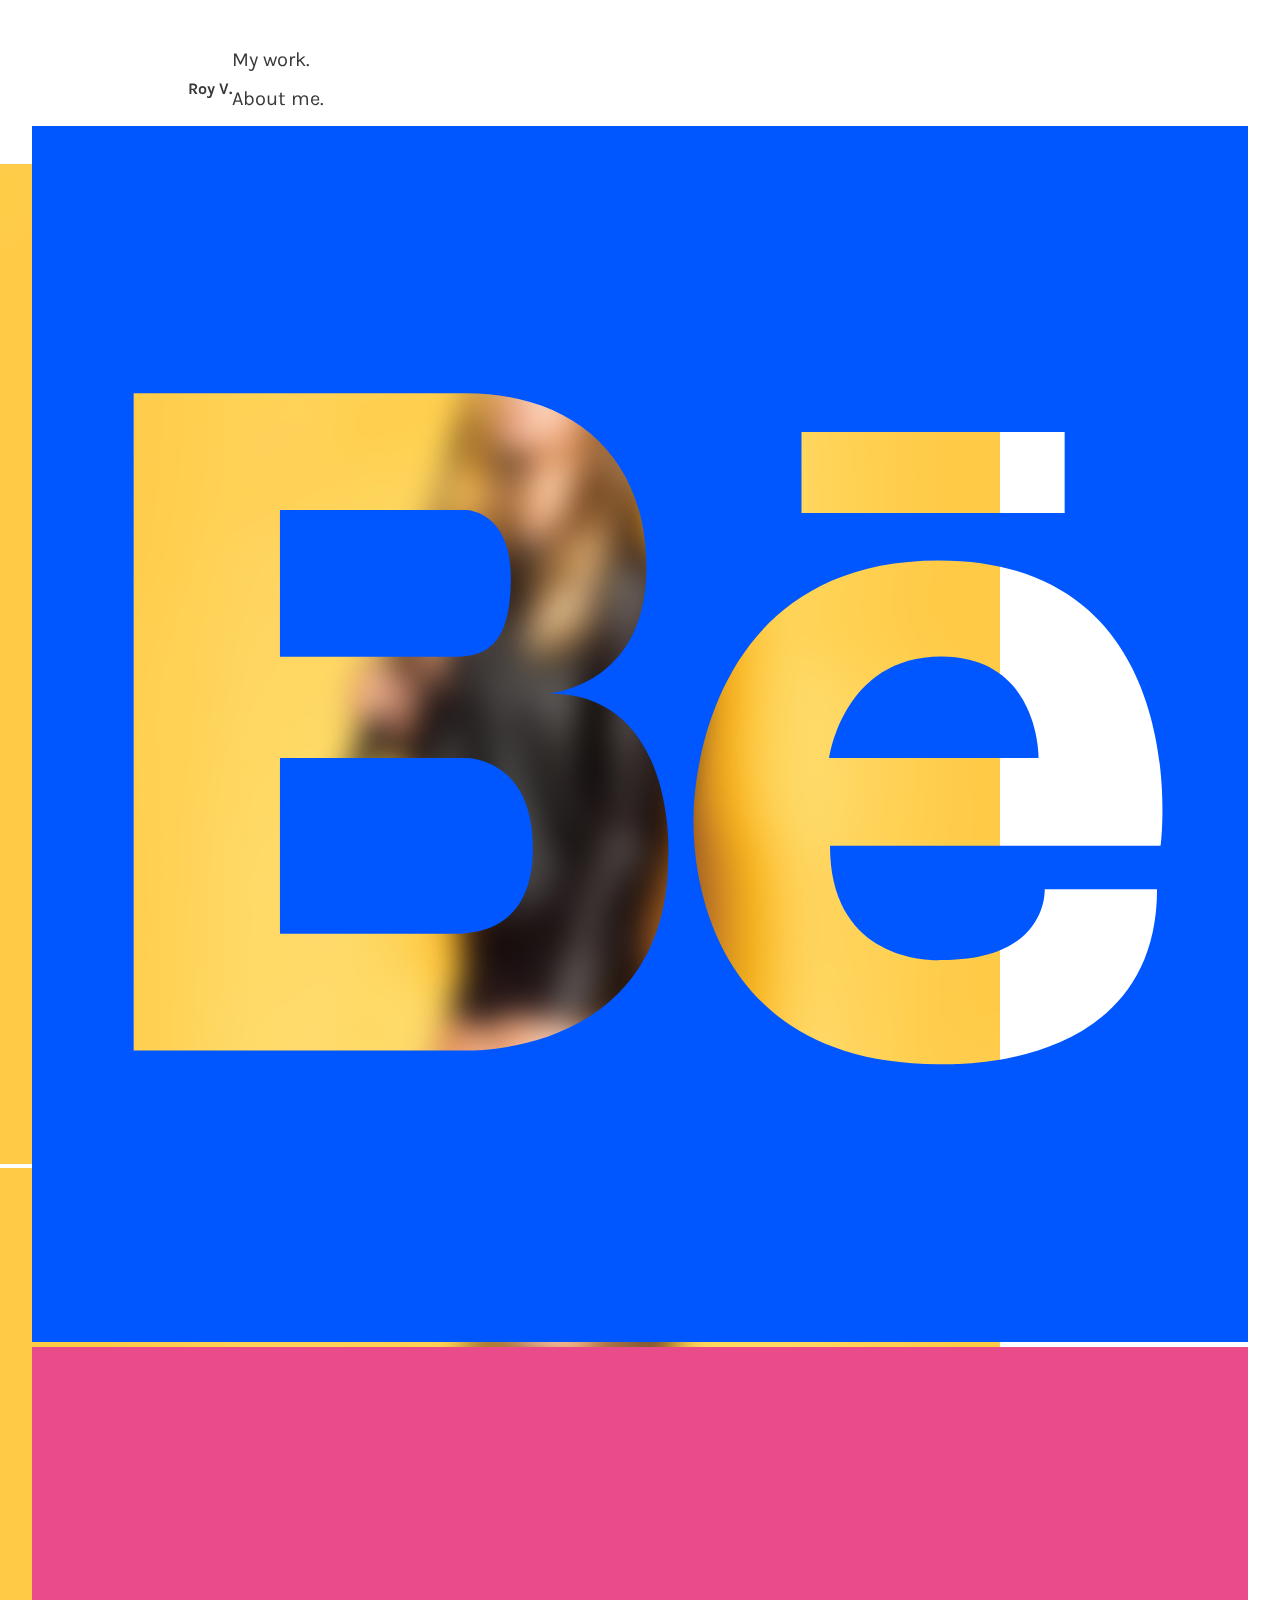
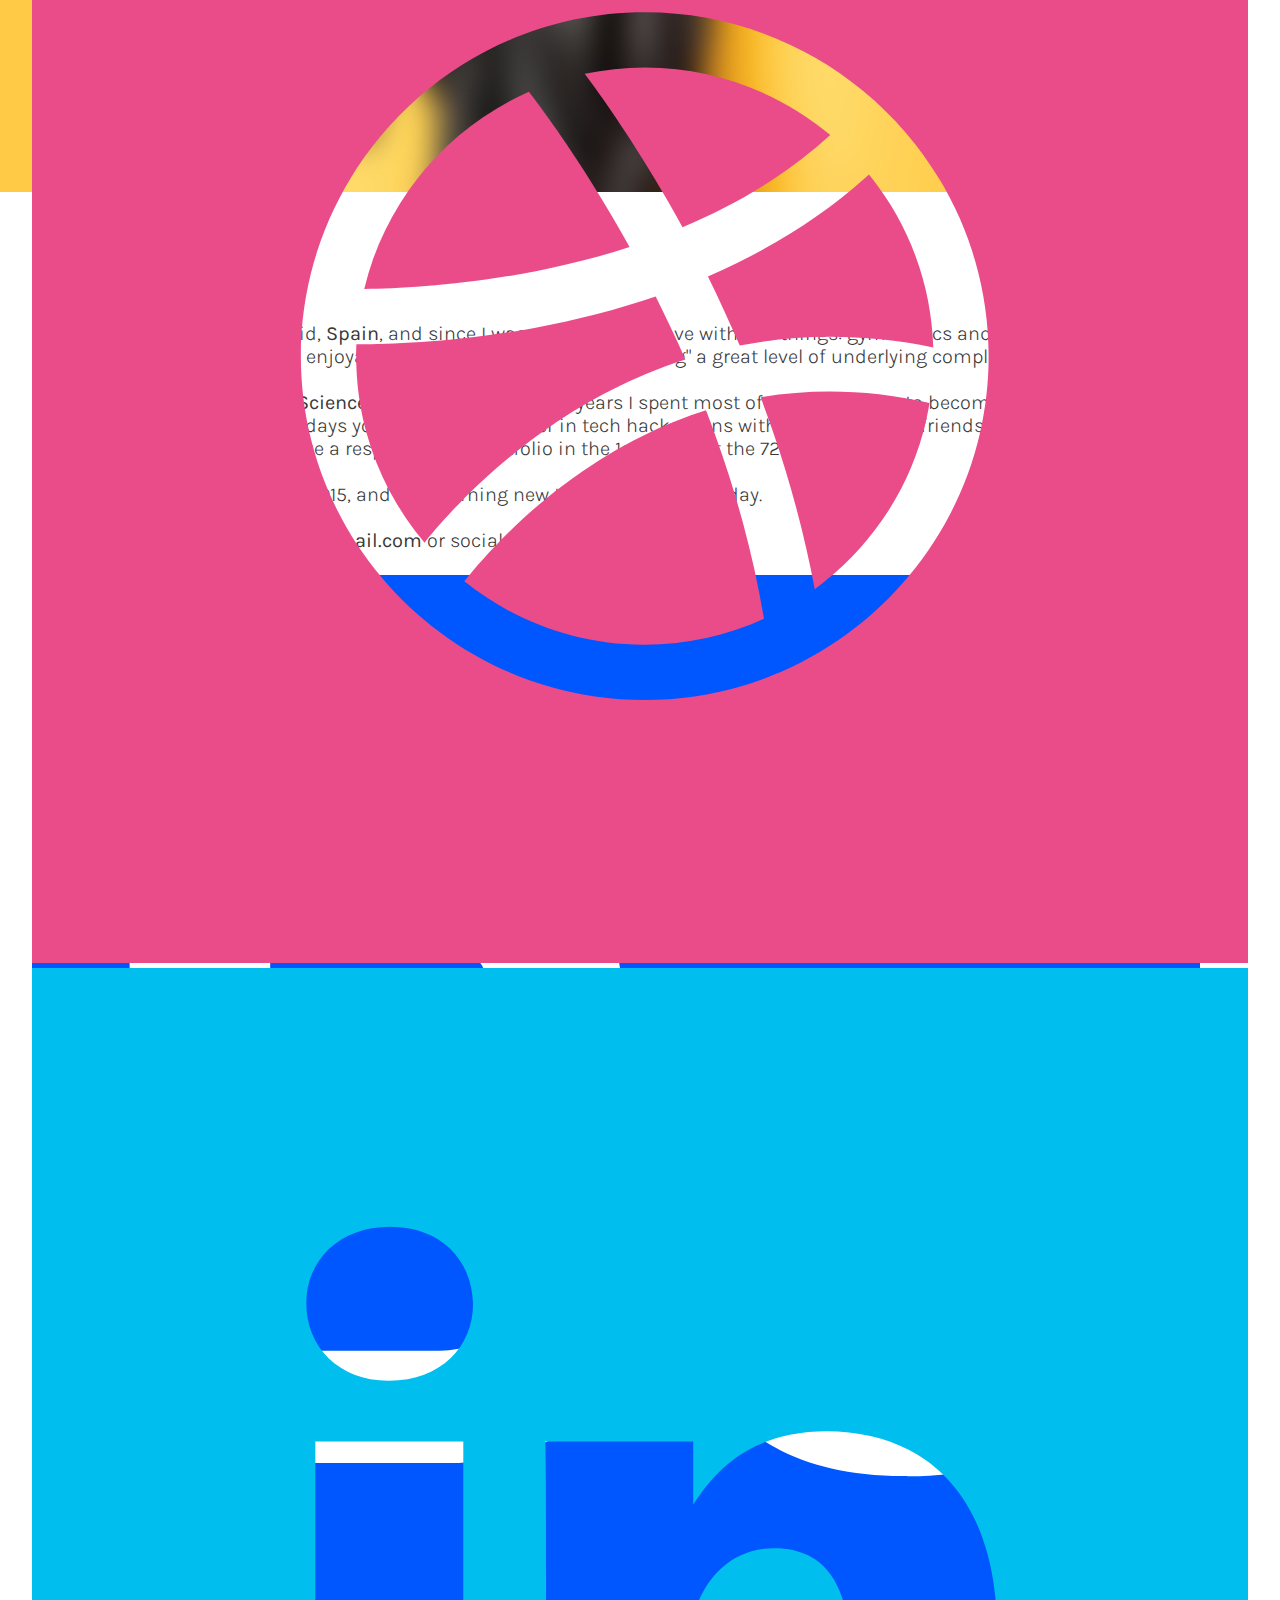
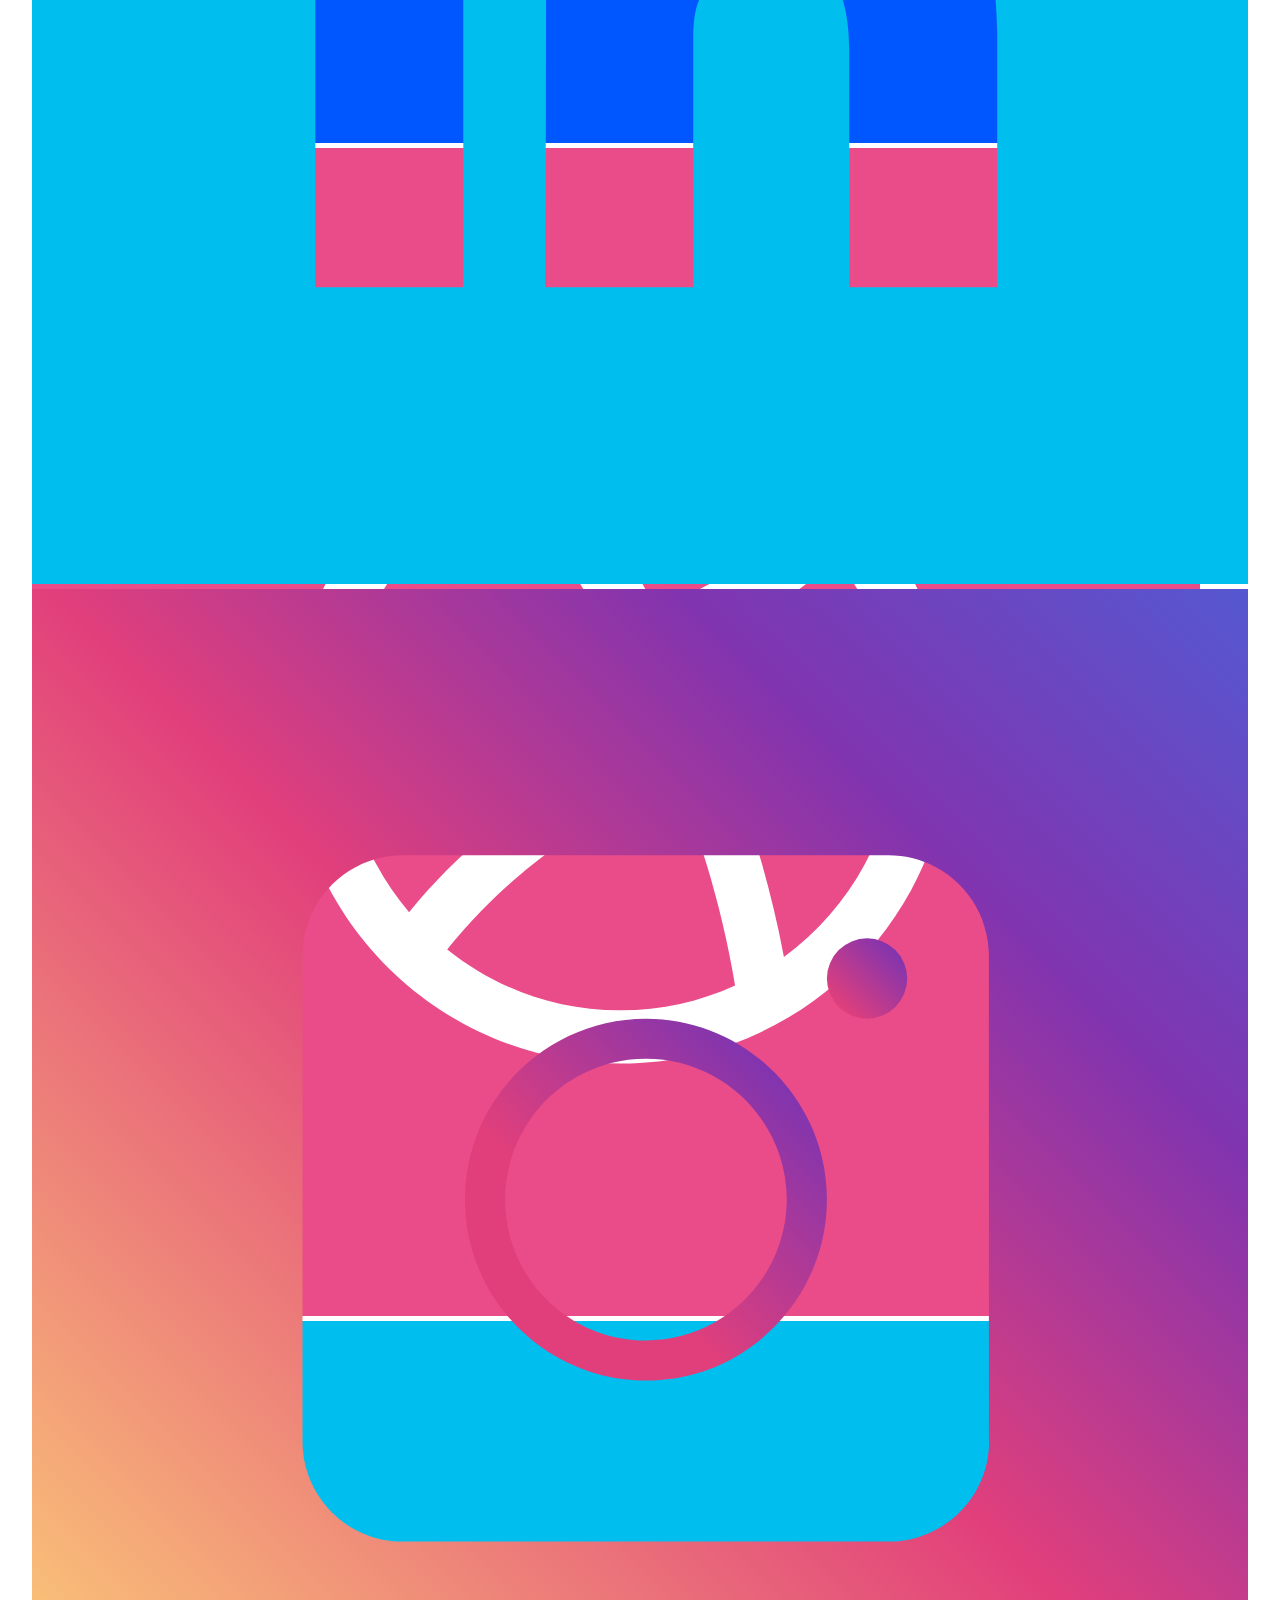
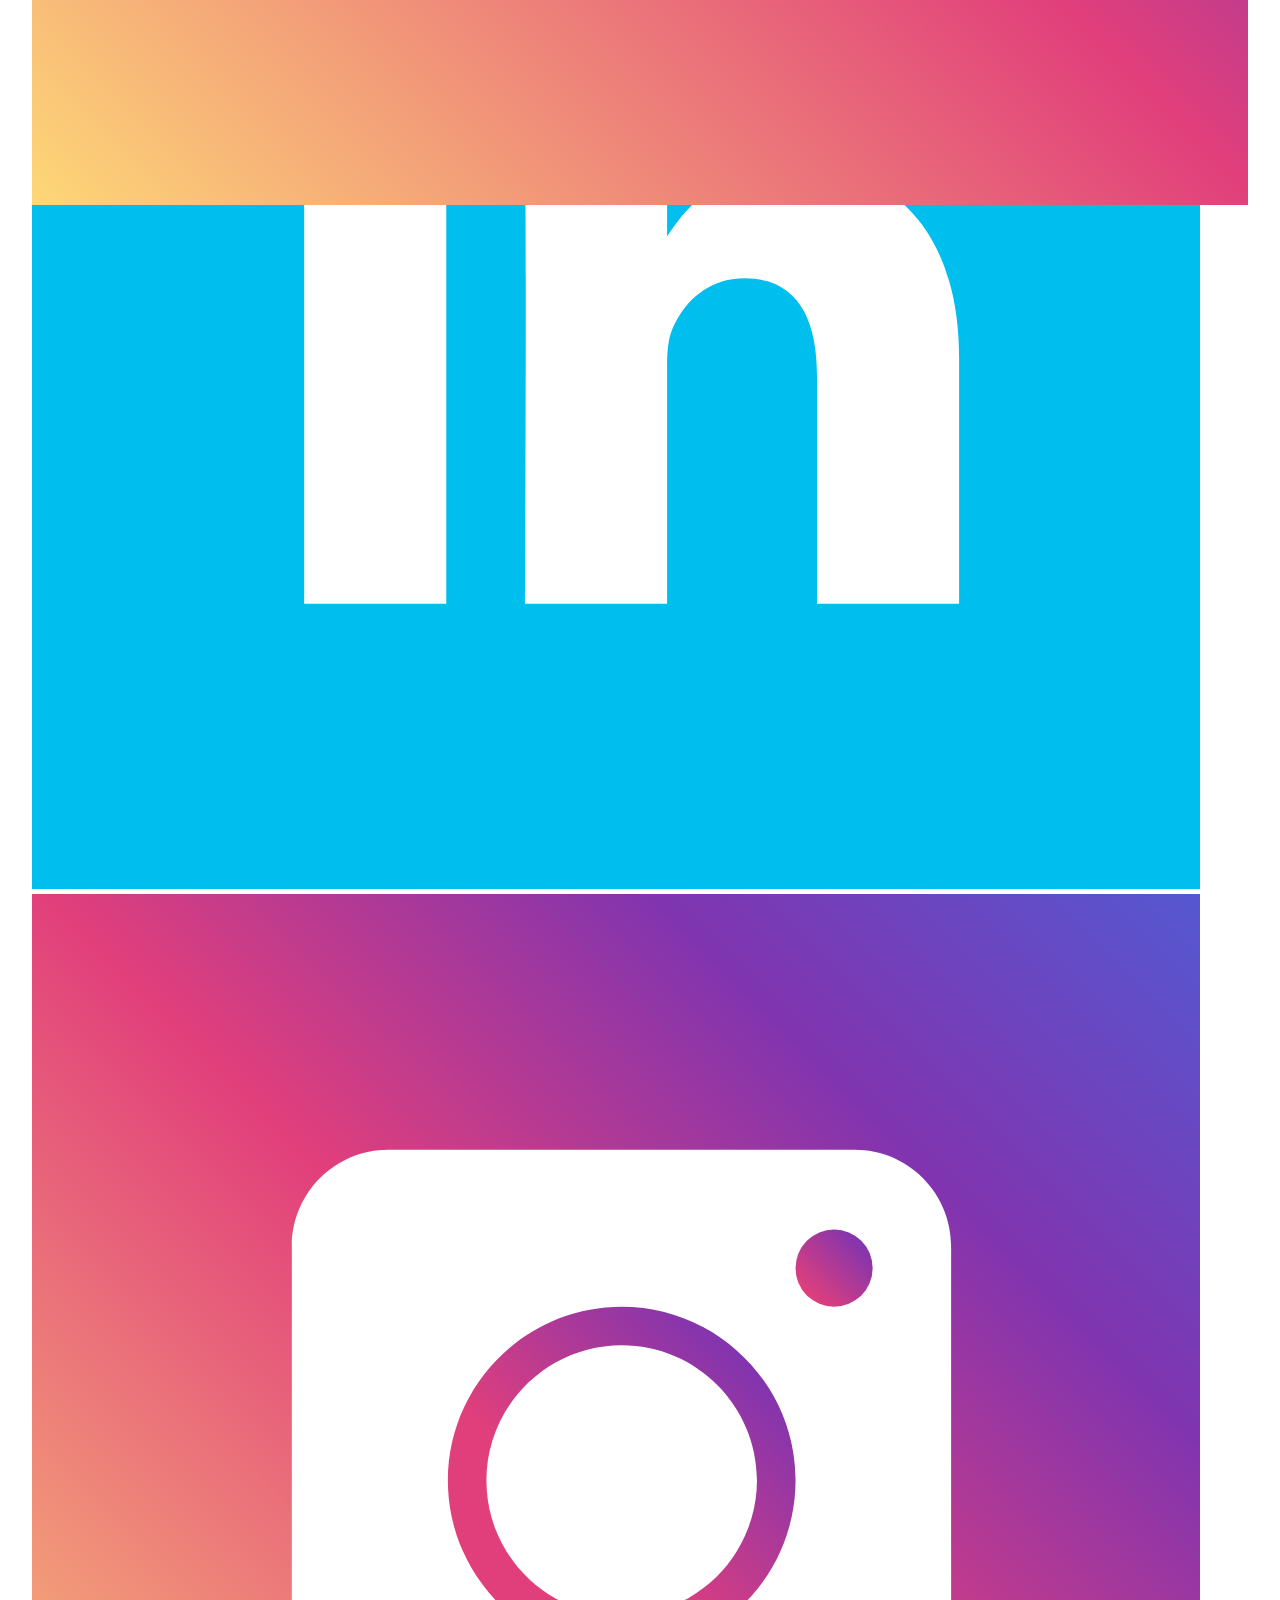
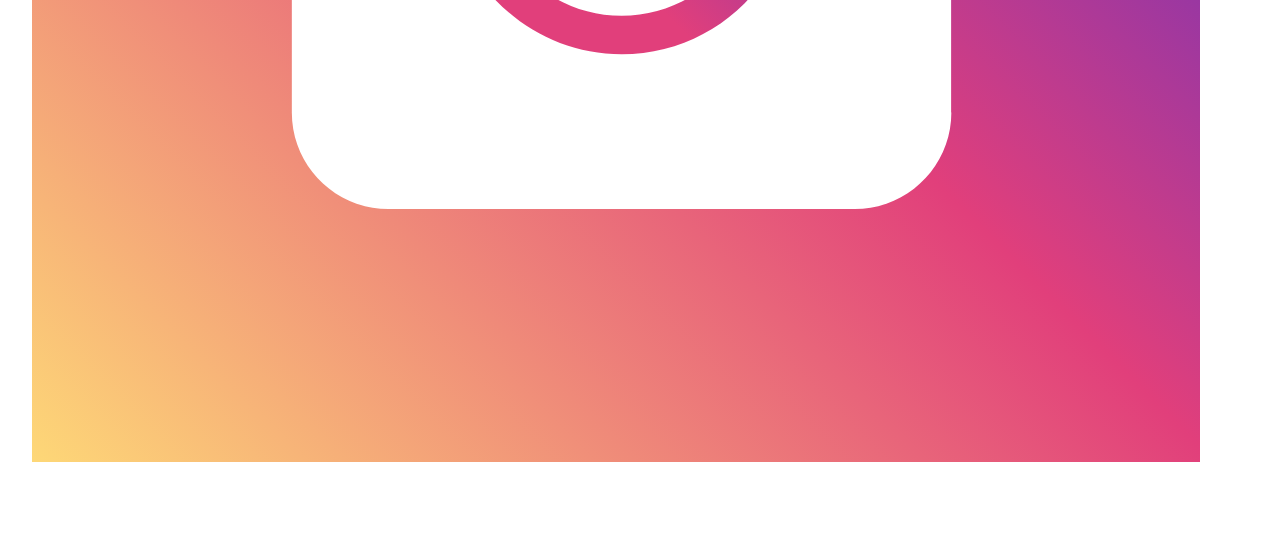
<file: aboutme.html>
<!DOCTYPE html>

<link rel="stylesheet" type="text/css"  href="css/style.css">
<link rel="preconnect" href="https://fonts.googleapis.com">
<link rel="preconnect" href="https://fonts.gstatic.com" crossorigin>
<link href="https://fonts.googleapis.com/css2?family=Karla:ital,wght@0,200;0,300;0,400;0,500;0,600;0,700;0,800;1,200;1,300;1,400;1,500;1,600;1,700;1,800&display=swap" rel="stylesheet">

<html>
    <head>
        <title>Roy - UX Portfolio</title>
            <nav aria-label="Navigation bar" class="navbar">
                <div class="navbar-container">
                    <div class="logo">
                        <p class="logo-item"><strong style="float: right">Roy V.</strong></p>
                        <p class="logo-item"><span style="float: left"> | UX & Visual Designer<span class="invisible">.</span></span></p>
                    </div>
                    <div class="nav-items">
                        <p class="nav-item-container"><a class="nav-btn" href="index.html">My work<span class="invisible">.</span></a></p>
                        <p class="nav-item-container"><a class="nav-btn active-yellow" href="aboutme.html">About me<span class="invisible">.</span></a></p>
                        <a href="https://www.behance.net/royv-ux" target="_blank"><img alt="My Behance" class="smicon-nav" src="img/smedia/behance.svg"></a>
                        <a href="https://dribbble.com/royv-ux" target="_blank"><img alt="My Dribbble" class="smicon-nav" src="img/smedia/dribbble.svg"></a>
                        <a href="https://www.linkedin.com/in/rodrigo-vegas/" target="_blank"><img alt="My Linkedin"  class="smicon-nav" src="img/smedia/linkedin.svg" ></a>
                        <a href="https://www.instagram.com/roysugoi/" target="_blank"><img alt="My Instagram"  alt="My Instagram" class="smicon-nav" src="img/smedia/instagram.svg"></a>
                    </div>
                </div>
            </nav>
        </div>
    </head>
    <body id="start">
        <main>
            <section class="aboutme">
                <div class="aboutme-container">
                    <div class="aboutme-photo-container">
                        <img class="aboutme-photo-xl" aria-label="This is a photo of me. I am skinny, white as milk, and with very dark hair." src="img/aboutme/aboutme-xl.jpg">
                        <img class="aboutme-photo-m" aria-label="This is a photo of me. I am skinny, white as milk, and with very dark hair." src="img/aboutme/aboutme-m.jpg">
                    </div>
                    <div class="aboutme-text">
                        <div class="aboutmetitle">
                            <div class="ribbon-yellow"></div>
                            <h1><strong>About me<span class="invisible">.</span></strong></h1>
                            <h2>Hi! I'm <strong>Roy</strong>. I was born in Madrid, <strong>Spain</strong>, and since I was a kid, I was in love with two things: gymnastics and technology. Mainly, because of how effortless and enjoyable they seemed to be, while "hiding" a great level of underlying complexity.<br><br>

                                I finished my degree in <strong>Sport Sciences</strong> in 2014, and for a few years I spent most of my time trying to become the best athlete I could be, which was fun. Nowadays you can find me either in tech hackathons with one of my best friends, hanging out with my practice group, or trying to make a responsive UX portfolio in the 1st try... or at the 726th one.<br><br>                            
                                All in all, I started designing in 2015, and still learning new things every single day. <!--<strong>I’m active-pinkly looking for an internship or entry-level UX job</strong> in order to keep growing.--><br><br>

                                You can contact me on <strong><span class="ltrText">roy<!-- abc@def -->v.ux<!-- abc@def -->@gma<!-- abc@def -->il.com</span></strong> or social media:<br><br>
                                <a href="https://www.behance.net/royv-ux" target="_blank"><img alt="My Behance" class="smicon" src="img/smedia/behance.svg"></a>
                                <a href="https://dribbble.com/royv-ux" target="_blank"><img alt="My Dribbble" class="smicon" src="img/smedia/dribbble.svg"></a>
                                <a href="https://www.linkedin.com/in/rodrigo-vegas/" target="_blank"><img alt="My Linkedin"  class="smicon" src="img/smedia/linkedin.svg" ></a>
                                <a href="https://www.instagram.com/roysugoi/" target="_blank"><img alt="My Instagram"  alt="My Instagram" class="smicon" src="img/smedia/instagram.svg"></a>
                                
                            </h2>
                        </div>
                    </div>
                </div>
            </section>
        </main>
    </body>
    <footer>
    </footer>
</html>
</file>
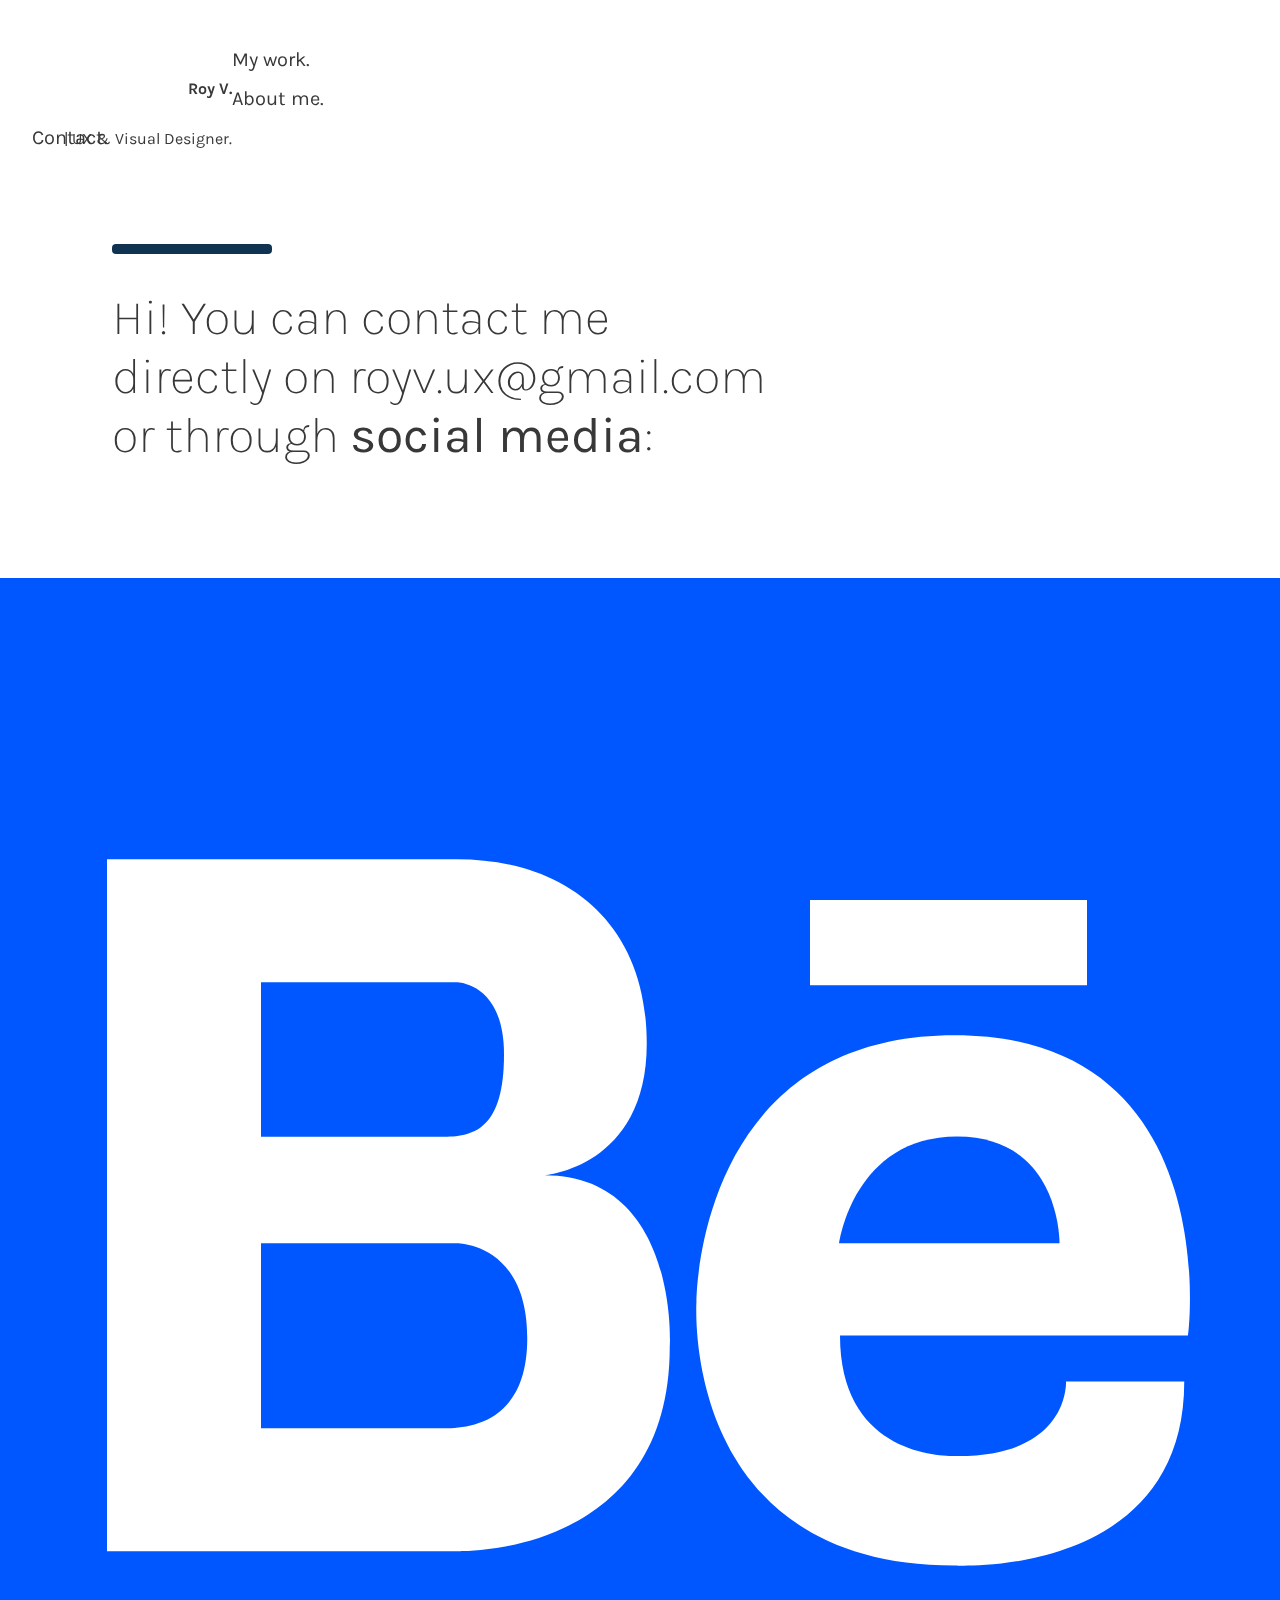
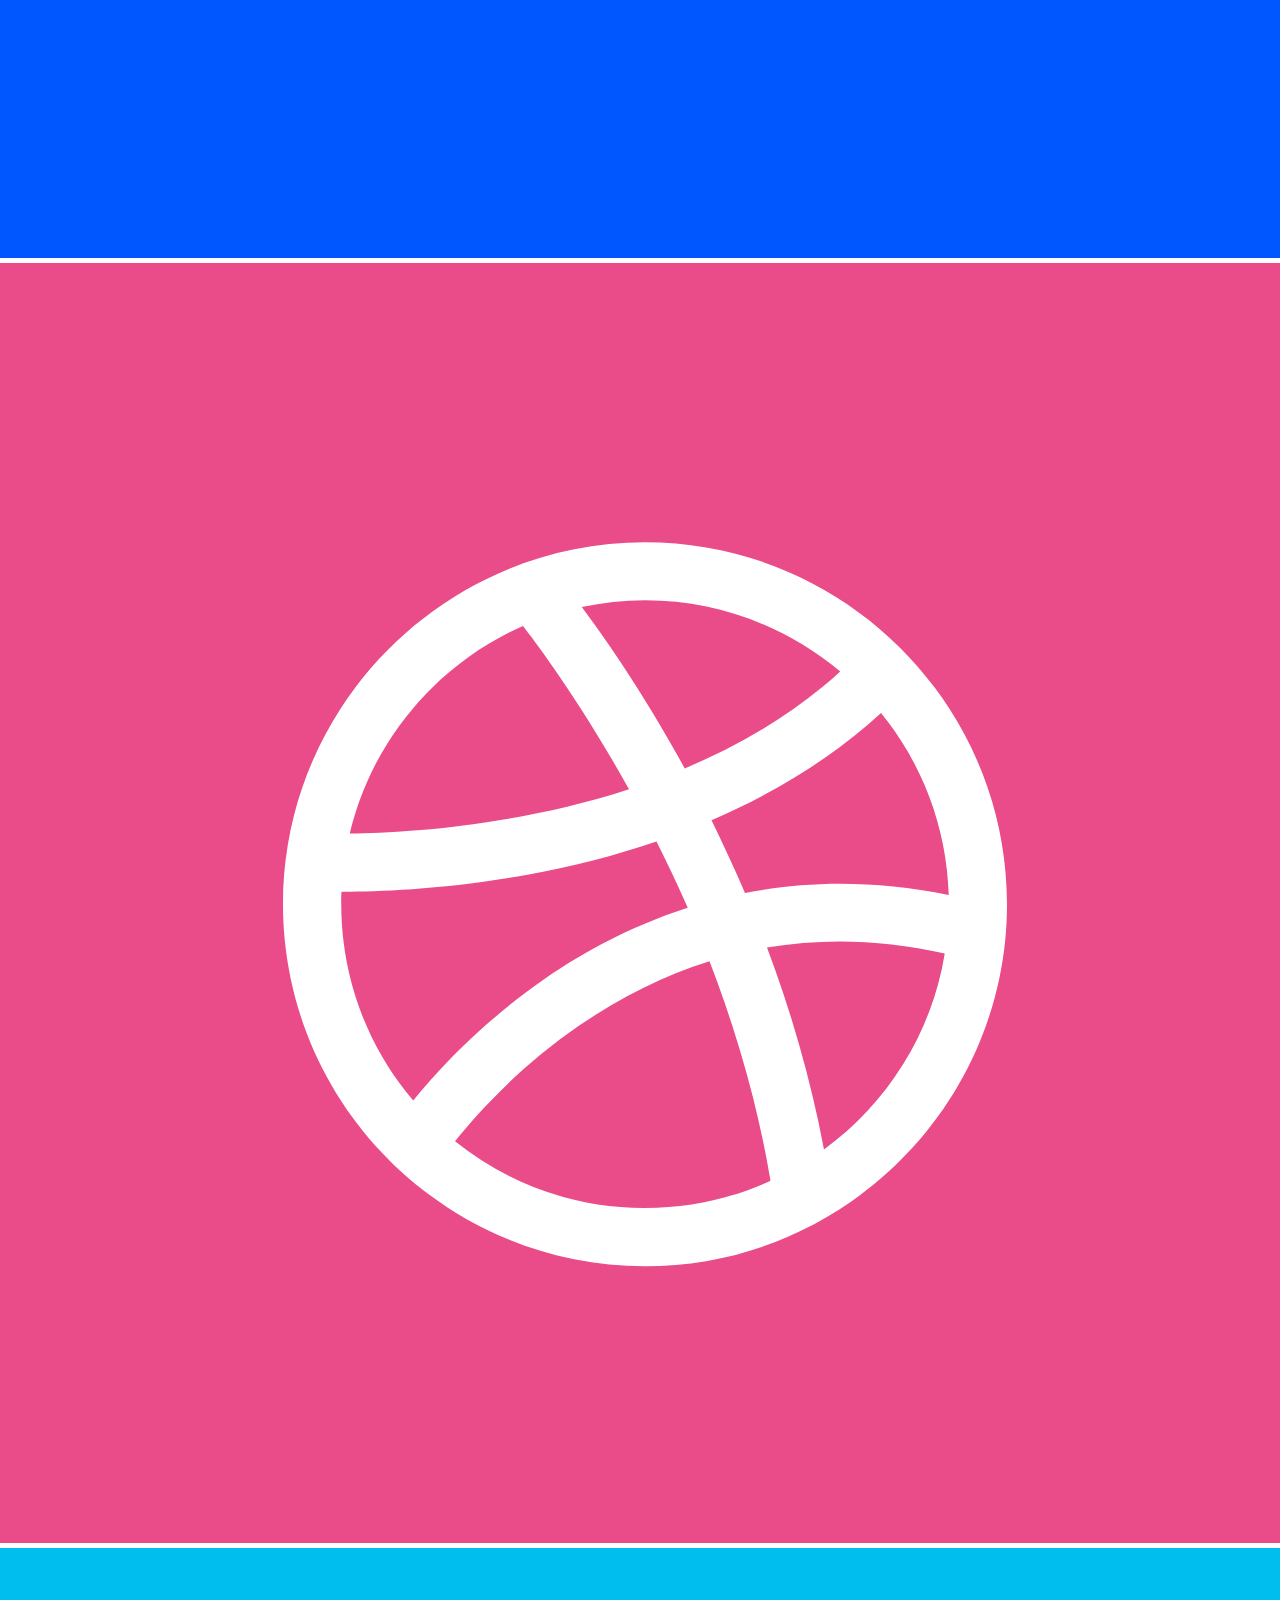
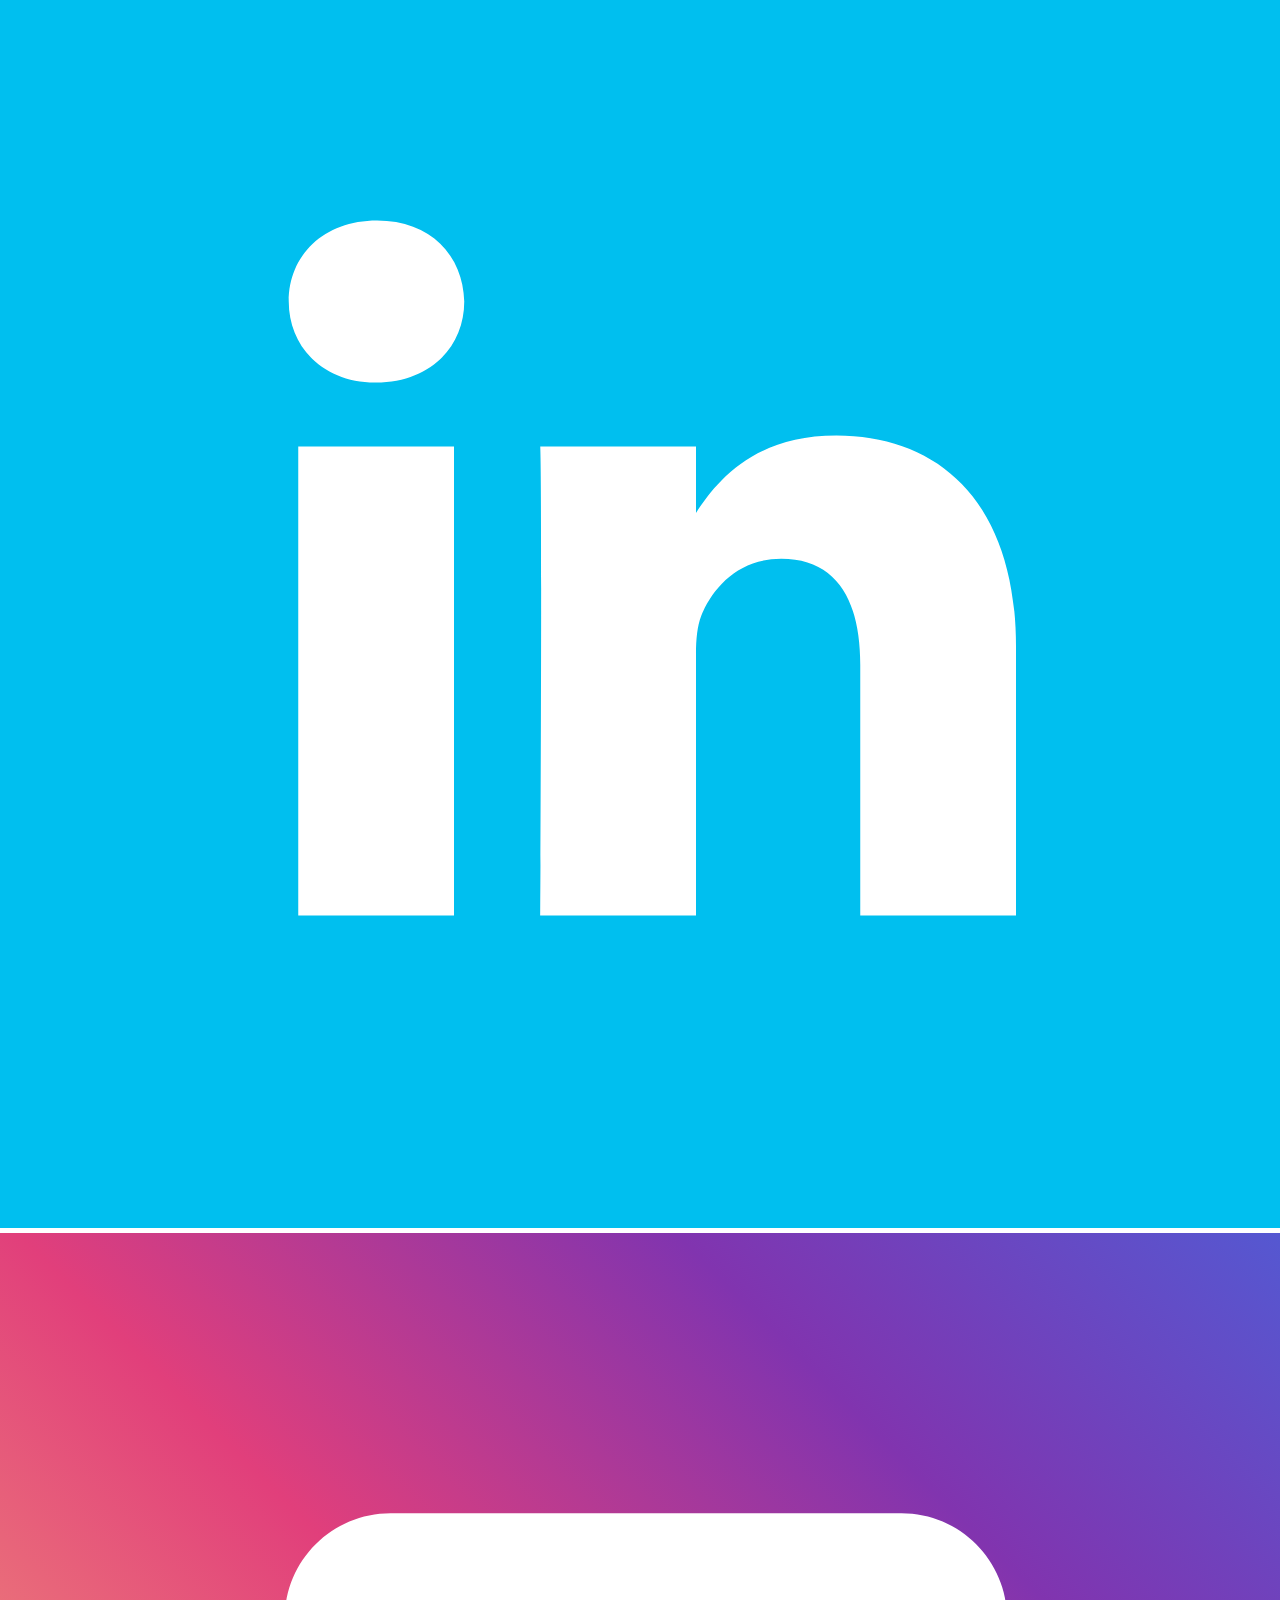
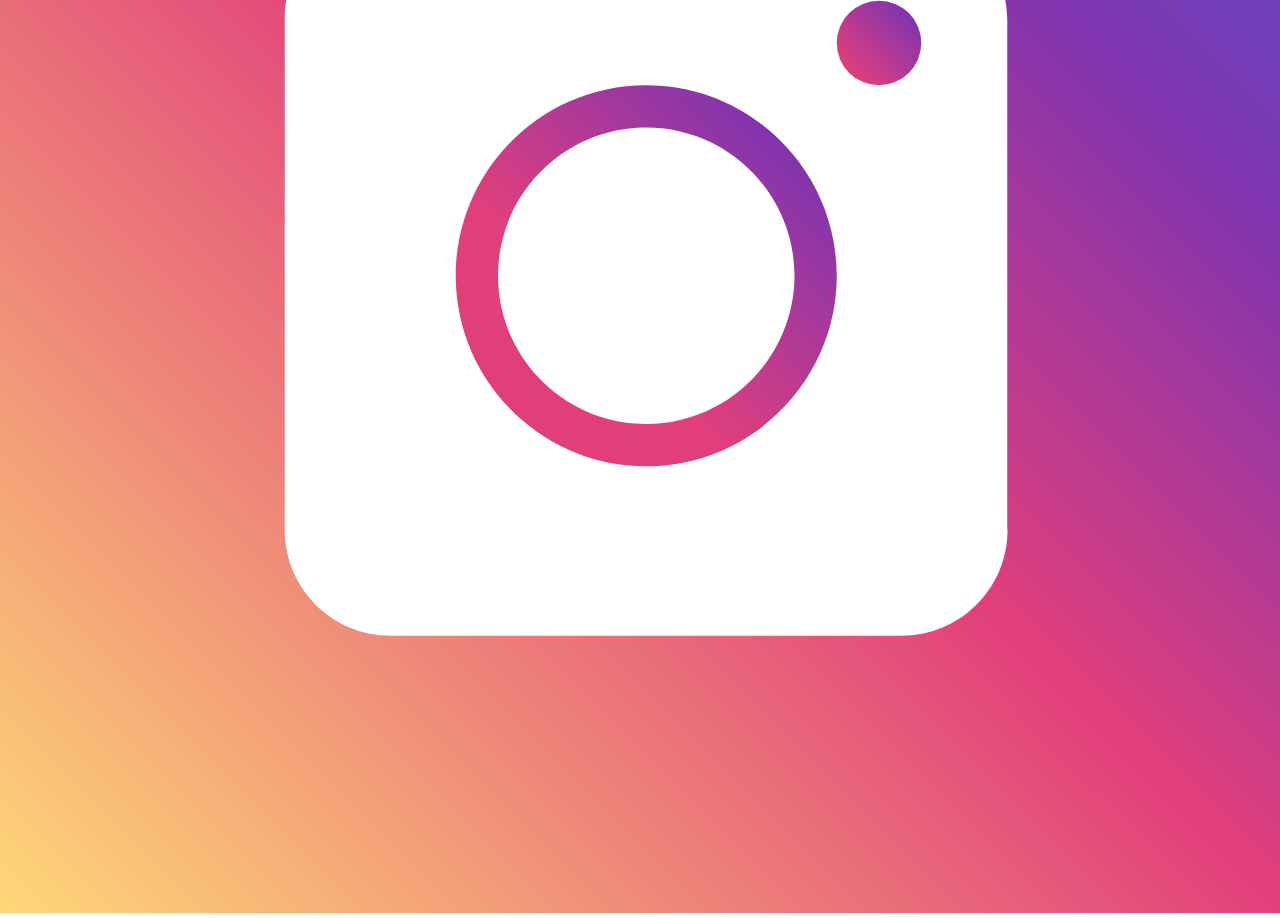
<file: contact.html>
<!DOCTYPE html>

<link rel="stylesheet" type="text/css"  href="css/style.css">
<link rel="preconnect" href="https://fonts.googleapis.com">
<link rel="preconnect" href="https://fonts.gstatic.com" crossorigin>
<link href="https://fonts.googleapis.com/css2?family=Karla:ital,wght@0,200;0,300;0,400;0,500;0,600;0,700;0,800;1,200;1,300;1,400;1,500;1,600;1,700;1,800&display=swap" rel="stylesheet">

<html>
    <head>
        <title>Roy - UX Portfolio</title>
            <nav aria-label="Navigation bar" class="navbar">
                <div class="navbar-container">
                    <div class="logo">
                        <p class="logo-item"><strong style="float: right">Roy V.</strong></p>
                        <p class="logo-item"><span style="float: left"> | UX & Visual Designer<span class="invisible">.</span></span></p>
                    </div>
                    <div class="nav-items">
                        <p class="nav-item-container"><a class="nav-btn" href="index.html">My work<span class="invisible">.</span></a></p>
                        <p class="nav-item-container"><a class="nav-btn" href="aboutme.html">About me<span class="invisible">.</span></a></p>
                        <p class="nav-item-container"><a class="nav-btn active" href="">Contact<span class="invisible">.</span></a></p>
                    </div>
                </div>
            </nav>
        </div>
    </head>
    <body id="start">
        <main>
            <section class="mainphrase">
                <div class="ribbon"></div>
                <h1>
                    Hi! You can contact me<br>directly on roy<!-- abc@def -->v.ux<!-- abc@def -->@gma<!-- abc@def -->il.com<br>or through <strong>social media</strong>:
                </h1>
            </section>
            <section id="" class="contact">
                <link><a href="https://www.behance.net/royv-ux" target="_blank"><img alt="Behance" class="smicon-xl" src="img/smedia/behance.svg"></a></link>
                <link><a href="https://dribbble.com/royv-ux" target="_blank"><img alt="Dribbble" class="smicon-xl" src="img/smedia/dribbble.svg"></a></link>
                <link><a href="https://www.linkedin.com/in/rodrigo-vegas/" target="_blank"><img alt="LinkedIn" class="smicon-xl" src="img/smedia/linkedin.svg"></a></link>
                <link><a href="https://www.instagram.com/roysugoi/" target="_blank"><img alt="Instagram" class="smicon-xl" src="img/smedia/instagram.svg"></a></link>
            </section>
        </main>
    </body>
    <footer>
        <div class="footer-container">
        </div>
    </footer>
</html>
</file>
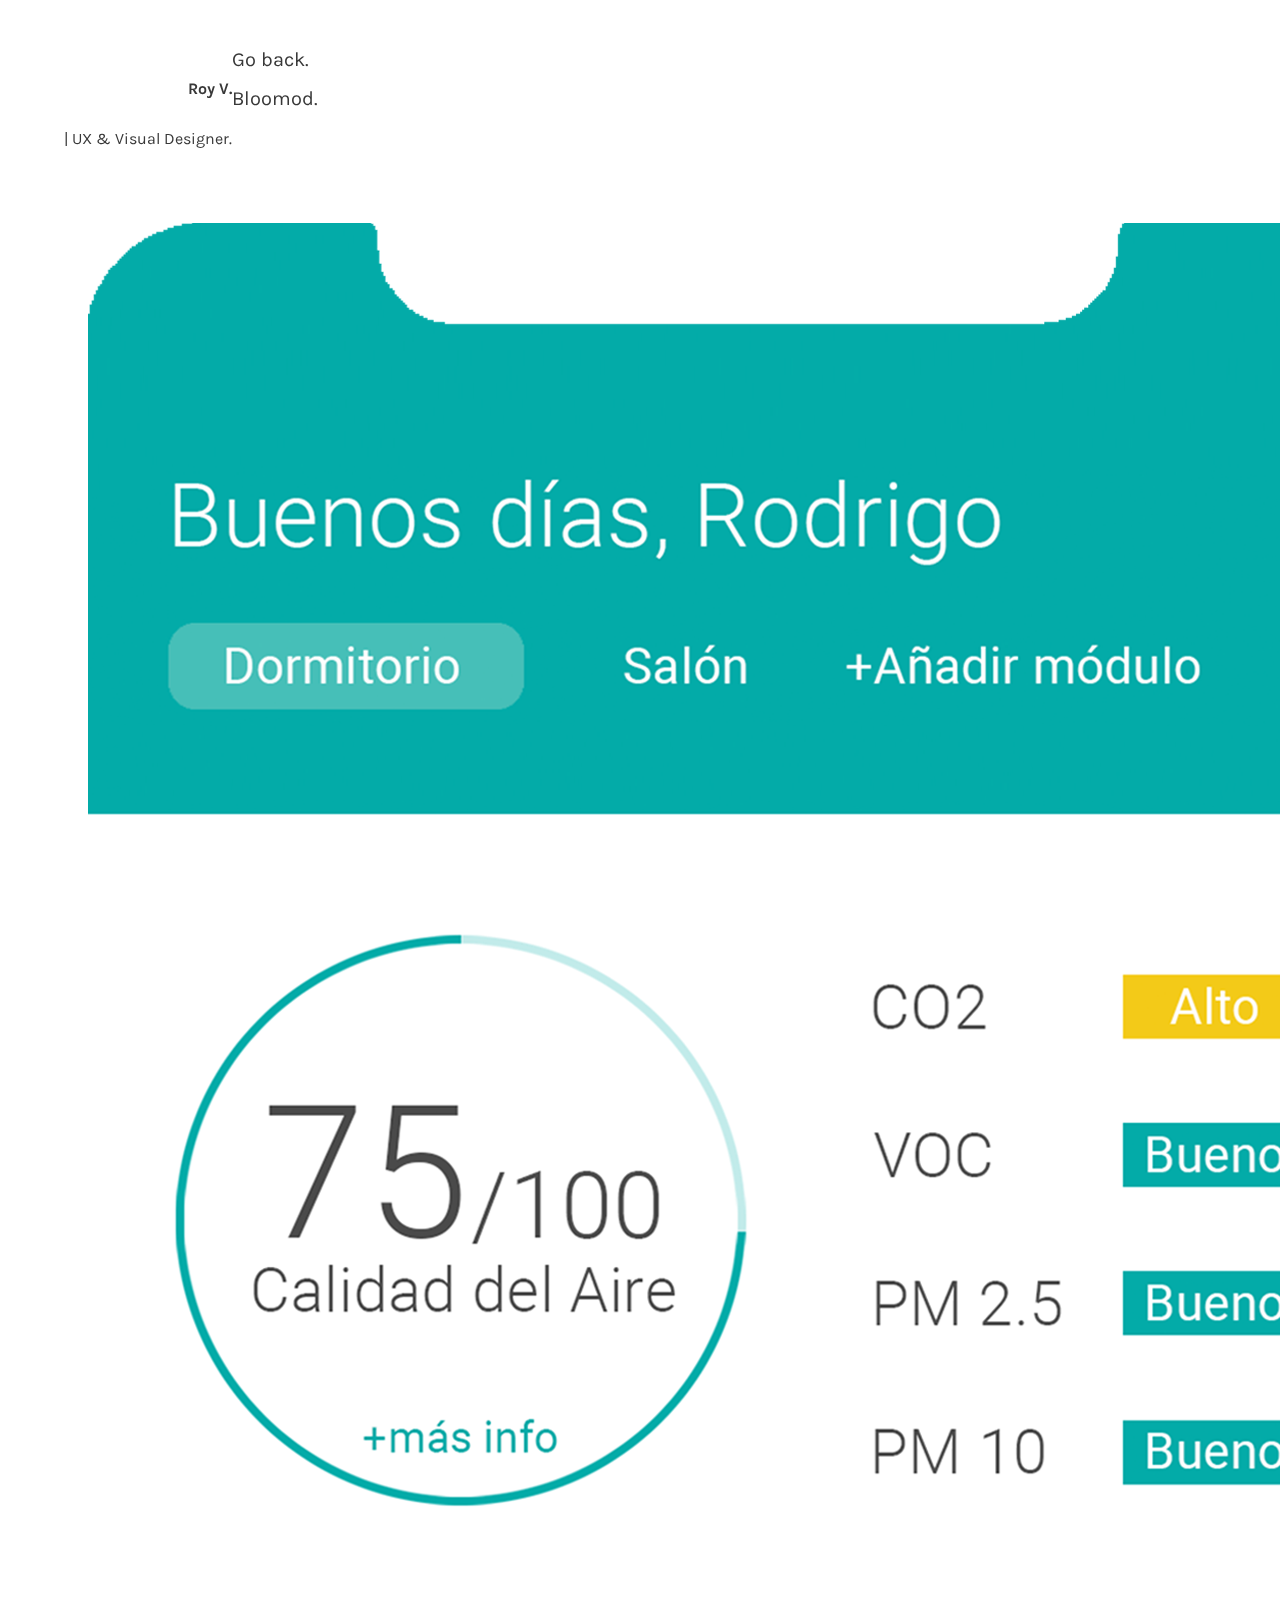
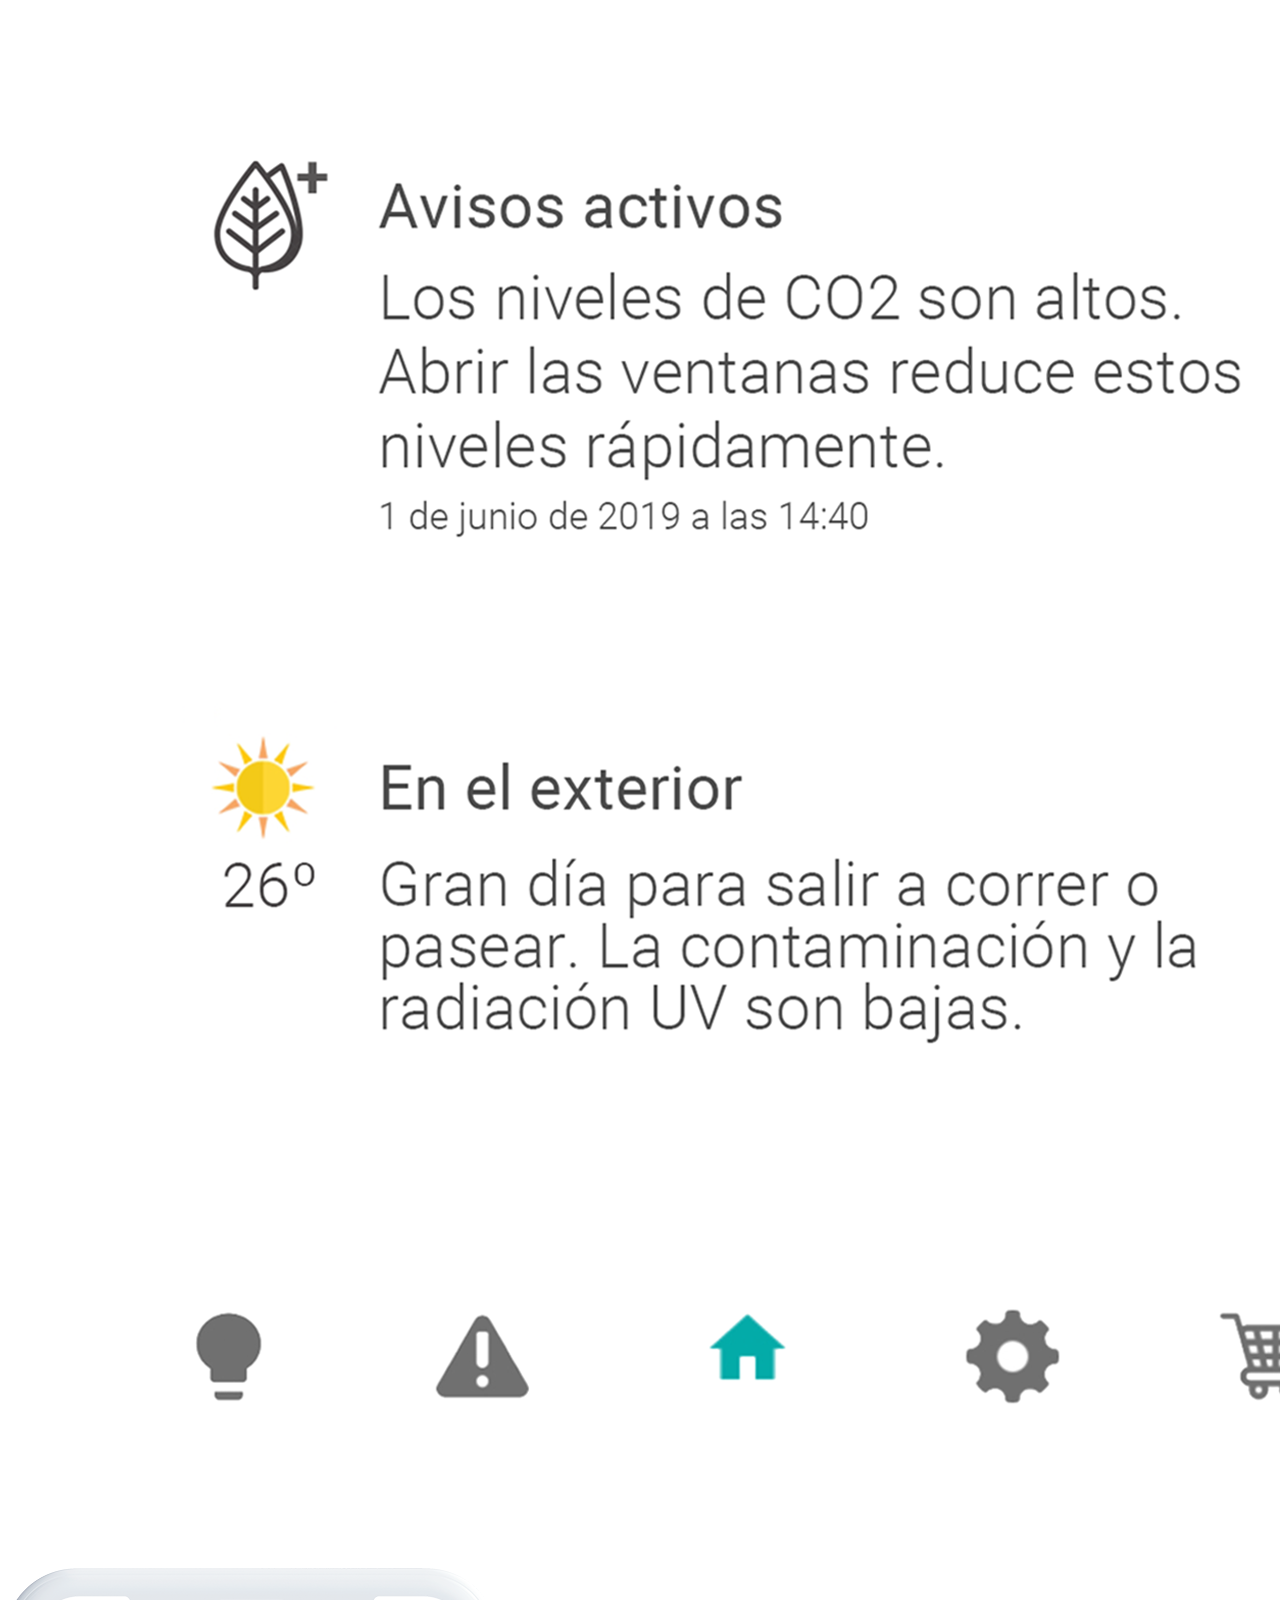
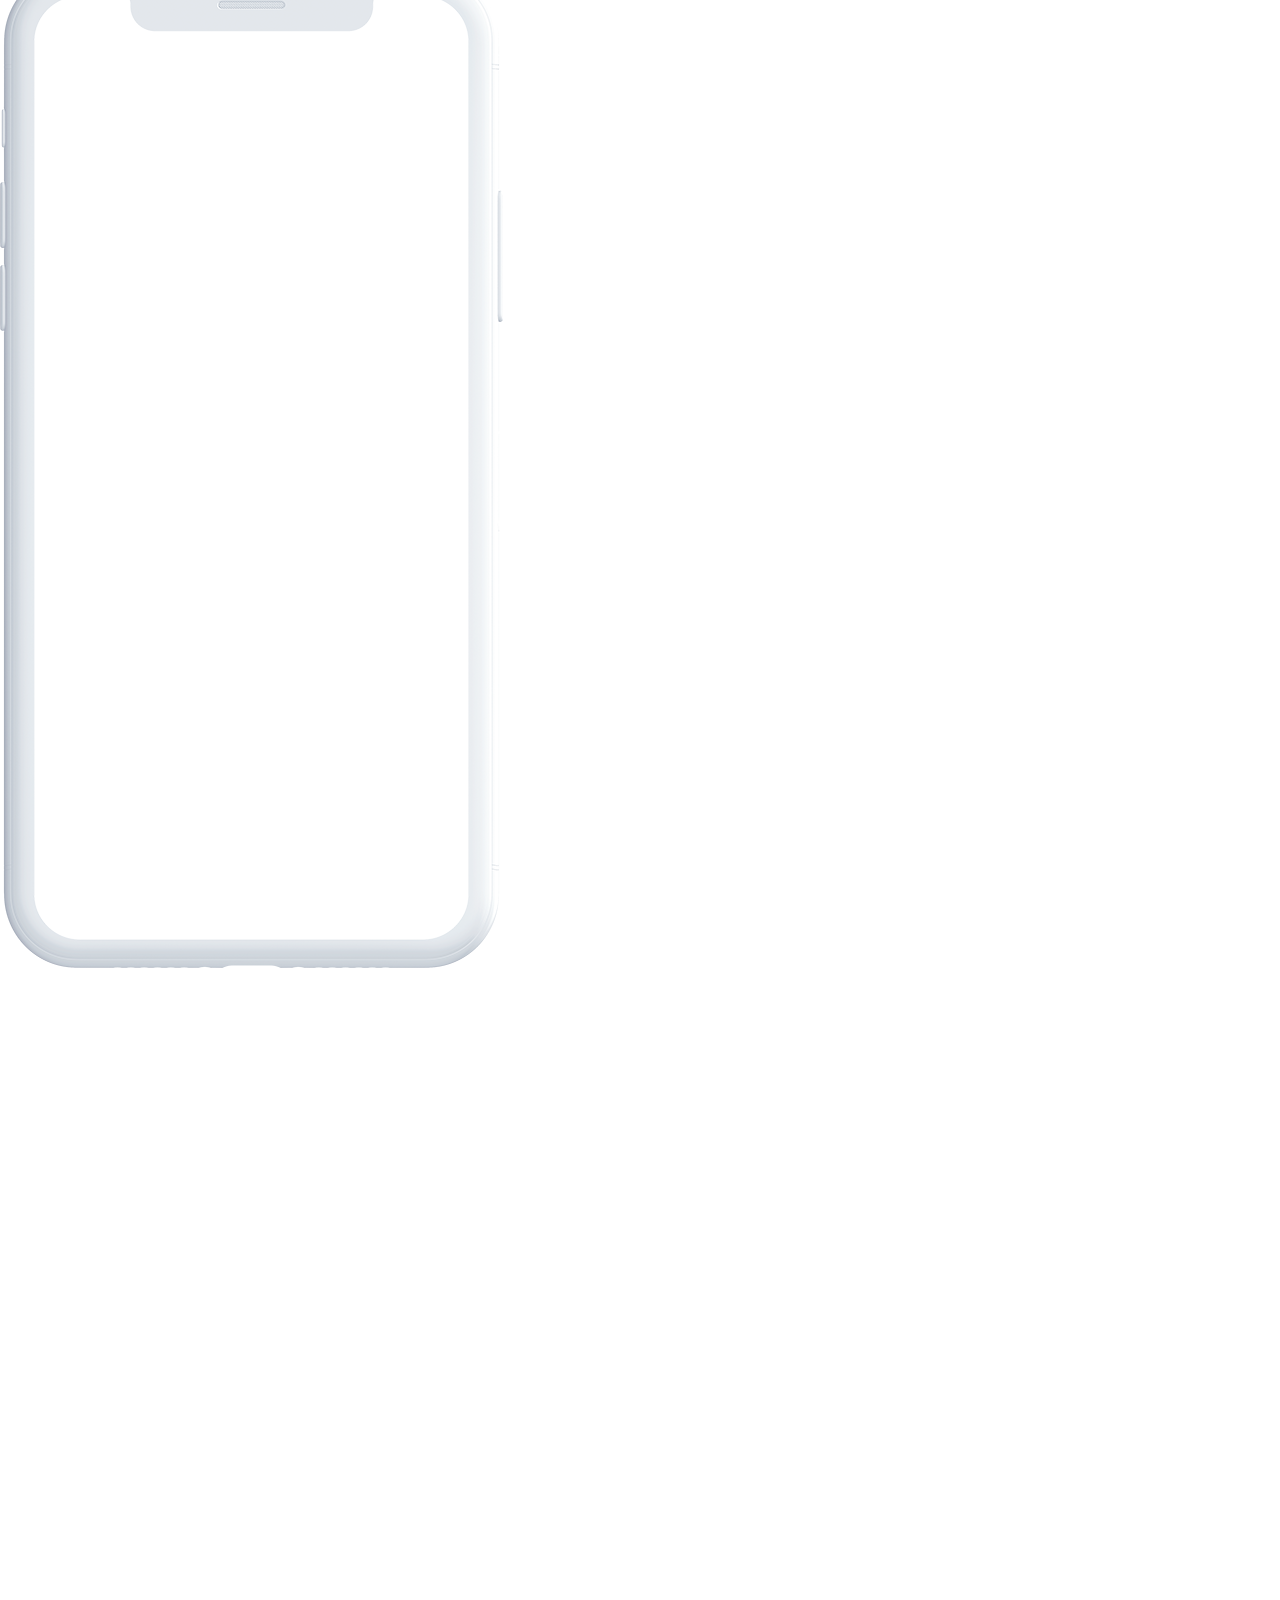
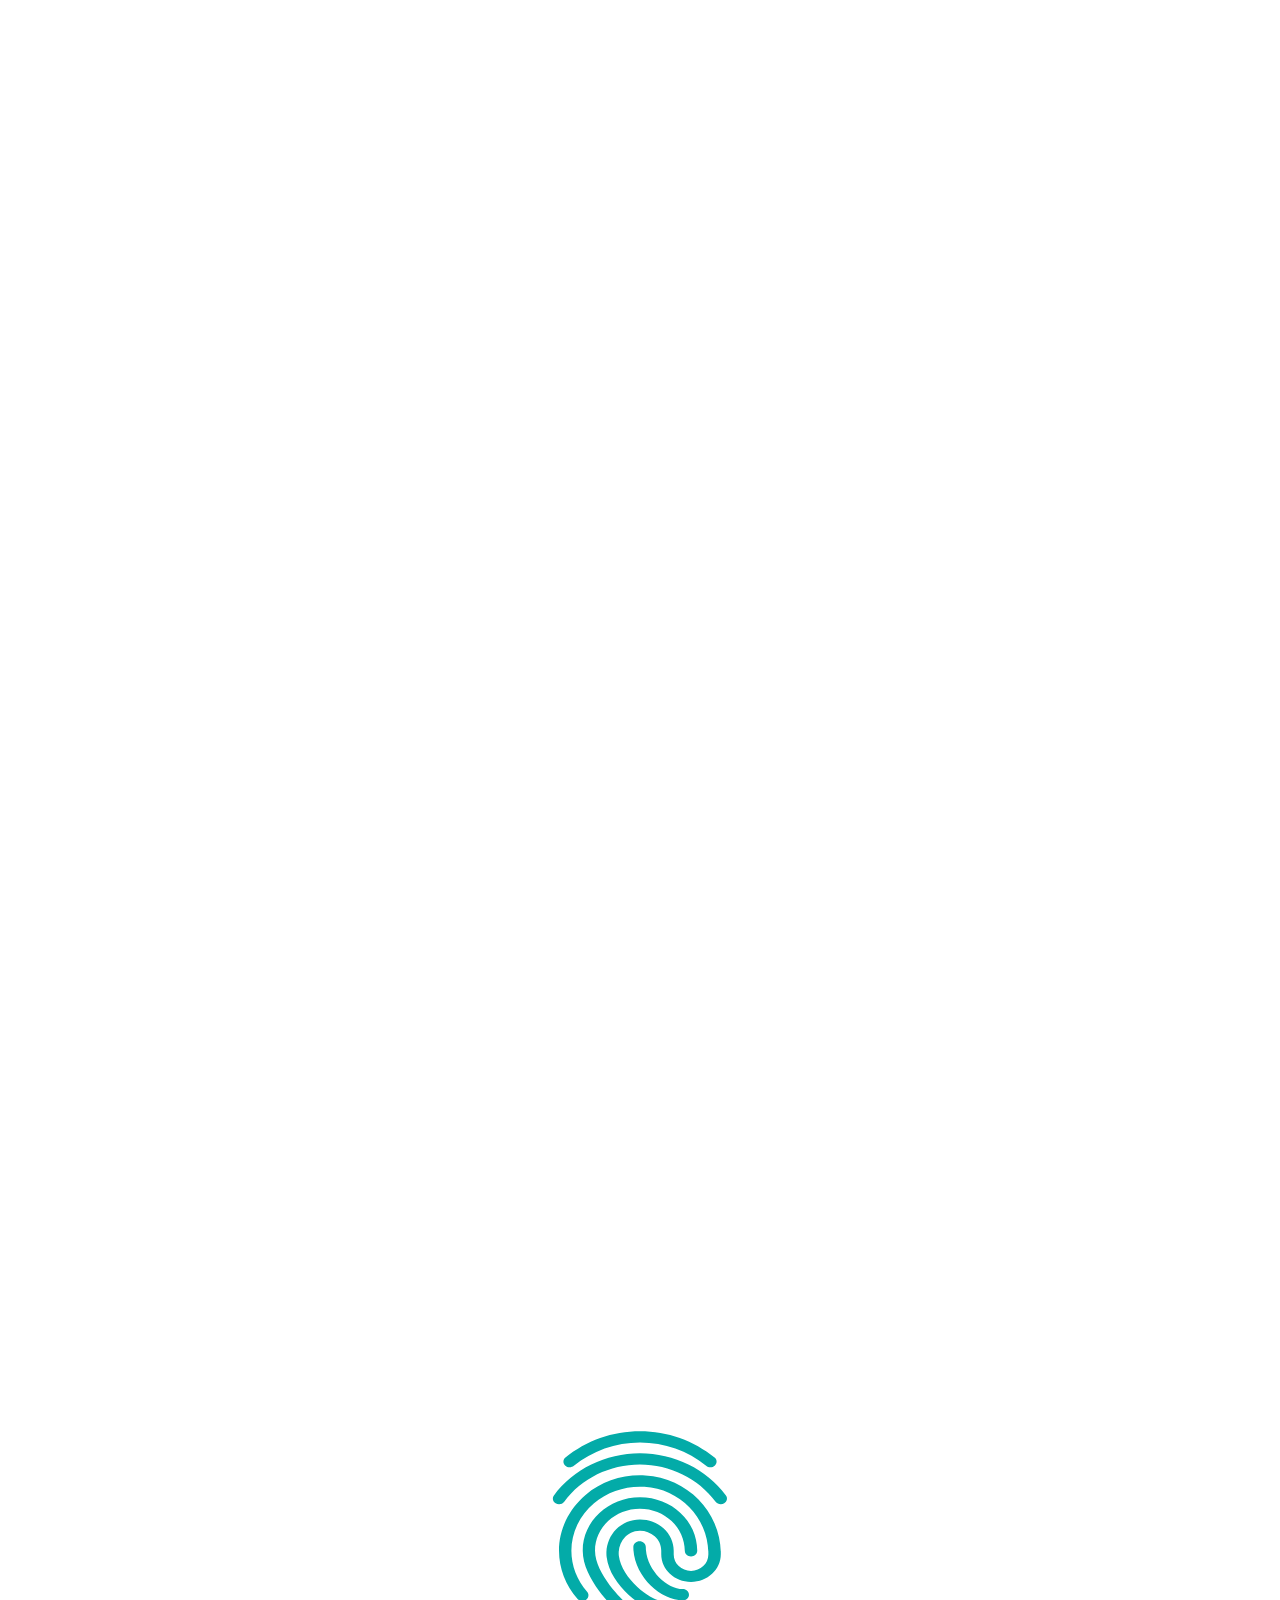
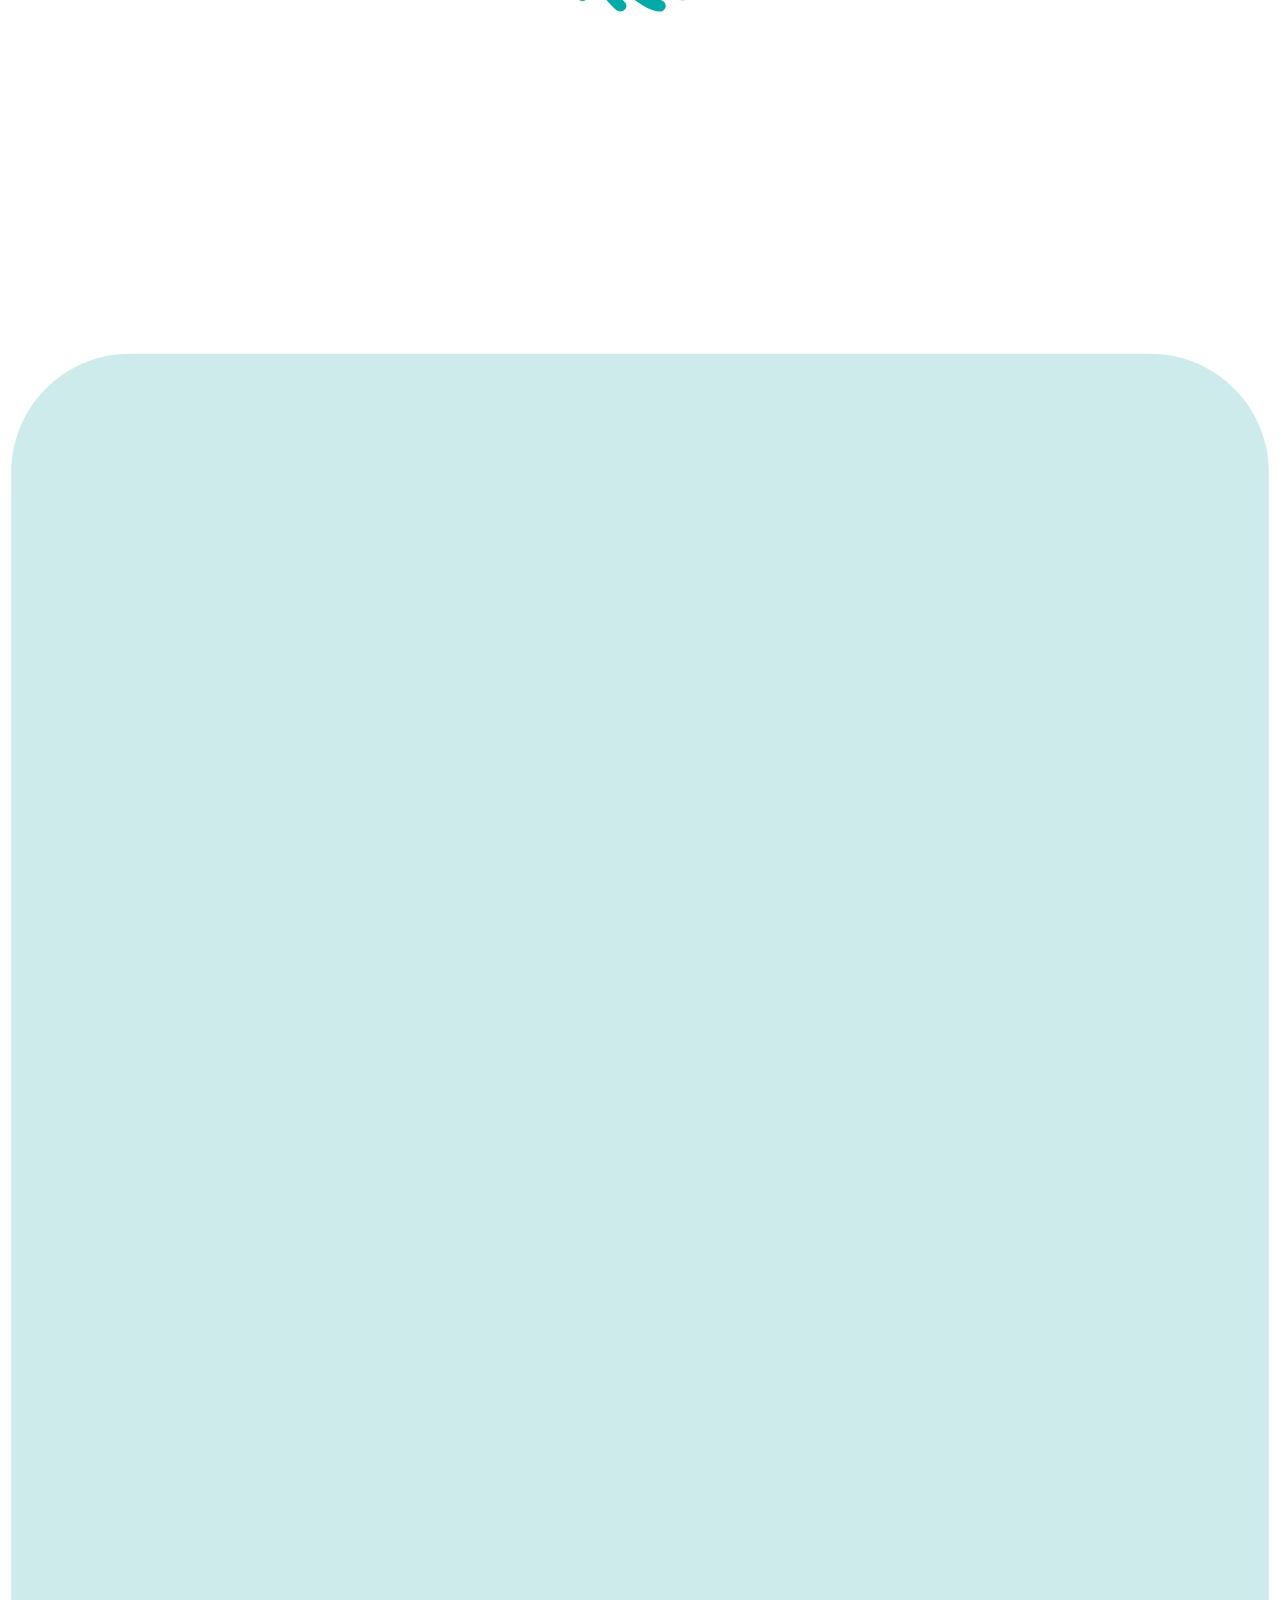
<file: project-bloomod.html>
<!DOCTYPE html>

<link rel="stylesheet" type="text/css"  href="css/style.css">
<link rel="preconnect" href="https://fonts.googleapis.com">
<link rel="preconnect" href="https://fonts.gstatic.com" crossorigin>
<link href="https://fonts.googleapis.com/css2?family=Karla:ital,wght@0,200;0,300;0,400;0,500;0,600;0,700;0,800;1,200;1,300;1,400;1,500;1,600;1,700;1,800&display=swap" rel="stylesheet">

<html>
    <head>
        <title>Roy - UX Portfolio</title>
        <nav aria-label="Navigation bar" class="navbar">
            <div class="navbar-container">
                <div class="logo">
                    <p class="logo-item"><strong style="float: right">Roy V.</strong></p>
                    <p class="logo-item"><span style="float: left"> | UX & Visual Designer<span class="invisible">.</span></span></p>
                </div>
                <div class="nav-items">
                    <p class="nav-item-container"><a class="nav-btn active" href="index.html">Go back<span class="invisible">.</span></a></p>
                    <p class="nav-item-container"><a class="nav-btn active-turq" href="aboutme.html">Bloomod<span class="invisible">.</span></a></p>
                </div>
            </div>
        </nav>
        </div>
    </head>
    <body id="">
        <div class="project-open">
            <div class="project-result">
                <div class="phone">
                    <img src="img/projects/bloomod/bloomod-appdemo/scr1.png" class="scr1">
                    <img src="img/projects/bloomod/bloomod-appdemo/phone.png" class="phone-container">
                    <img src="img/projects/bloomod/bloomod-appdemo/fingerprint.svg" class="unlock">
                    <img src="img/projects/bloomod/bloomod-appdemo/box2.svg" class="decoration">
                </div>
            </div>
        </div>
    </body>
    <footer>
    </footer>
</html>
</file>
<file: css/style.css>
/*===================================

STRUCTURE

===================================*/

html {
    display: inline-block;
    animation: fadeIn linear 0.5s;
    -webkit-animation: fadeIn linear 0.5s;
    -moz-animation: fadeIn linear 0.5s;
    -o-animation: fadeIn linear 0.5s;
    -ms-animation: fadeIn linear 0.5s;
}
  
  @keyframes fadeIn {
    0% {opacity:0;}
    100% {opacity:1;}
  }
  
  @-moz-keyframes fadeIn {
    0% {opacity:0;}
    100% {opacity:1;}
  }
  
  @-webkit-keyframes fadeIn {
    0% {opacity:0;}
    100% {opacity:1;}
  }
  
  @-o-keyframes fadeIn {
    0% {opacity:0;}
    100% {opacity:1;}
  }
  
  @-ms-keyframes fadeIn {
    0% {opacity:0;}
    100% {opacity:1;}
  }

head {
    -webkit-font-smoothing: antialiased;
	-moz-osx-font-smoothing: grayscale;
}

body {
    -webkit-font-smoothing: antialiased;
	-moz-osx-font-smoothing: grayscale;
    padding: 0px;
    margin: 0px;
}

/*===================================

SCROLLBAR

===================================*/

::-webkit-scrollbar {
    width: 12px;
}

::-webkit-scrollbar-track {
  background: #f8f8f8; 
}

::-webkit-scrollbar-thumb {
  background: #0f3351;
}

::-webkit-scrollbar-thumb:hover {
  background: #0f3351; 
}


/*===================================

TEXT

===================================*/

p {
    font-family: 'Karla', sans-serif;
    color: #383838;
    font-size: 16px;
}

a {
    font-family: 'Karla', sans-serif;
    color: #383838;
    font-size: 20px;
    font-weight: 400;
    text-decoration: none;
}

h1 {
    font-family: 'Karla', sans-serif;
    color: #383838;
    font-size: 50px;
    font-weight: 200;
}

h2 {
    font-family: 'Karla', sans-serif;
    color: #383838;
    font-size: 20px;
    font-weight: 300;
}

h3 {
    font-family: 'Karla', sans-serif;
    color: #383838;
    font-size: 16px;
    font-weight: 100;
}

h4 {
    font-family: 'Karla', sans-serif;
    color: #f8f8f8;
    font-size: 20px;
    font-weight: 300;
    margin: 0px;
    padding: 0px;
    line-height: 25px;
}

.navbar {
    max-width: 100%;
    height: 100px;
    position: sticky;
    left: 0px;
    top: 0px;
    padding: 2rem;
    backdrop-filter: blur(100px);
    background-color: rgba(255, 255, 255, 0.5);
    z-index: 9999;
}

.logo {
    float: left;
    max-height: 50px;
    line-height: 50px;
    margin-left: 2rem;
}

.logoitem {
    float: left;
}

.navitems {
    float: right;
}

.navitem {
    float:left;
    margin-left: 1rem;
    margin-right: 1rem;
    cursor: pointer;
    height: 60px;
    width: 120px;
    border-radius: 4px;
    line-height: 60px;
    text-align: center;
}

.navitem:hover {
    transition: 0.2s;
    opacity: 1;
    background-color: #0f3351;
    color: #f8f8f8;
}


.mainphrase {
    padding: 5rem;
    margin-left: 2rem;
    max-width: 100%;
}


.ribbon {
    background: #0f3351;
    height: 10px;
    width: 10rem;
    border-radius: 4px;
}

.buttonrow {
    margin-top: 3rem;
}

.cont-text {
    float: left;
}

.gallery {
    max-width: 100%;
    padding: 0px;
    margin: 0px;
    margin-bottom: 5rem;
}

.project {
    width: 24.7%;
    background-color: #0f3351;
    cursor: pointer;
}

.project:hover {
    transition: 0.5s;
    transform: scale(1.05);
}

.go-up {
    opacity: 0.8;
    filter: saturate(0);
    font-family: 'Karla', sans-serif;
    color: #0f3351;
    position: fixed;
    bottom: 4rem;
    right: 4rem;
    font-size: 100px;
    cursor: pointer;
    border-radius: 50%;
    background-color: #f8f8f8;
    width: 100px;
    height: 100px;
    text-align: center;
}

.go-up:hover {
    opacity: 1;
    filter: saturate(1);
}

.aboutme {
    max-width: 100%;
    padding: 0px;
    margin-bottom: 5rem;
}

.aboutmetitle {
    padding: 5rem;
    margin-left: 2rem;
}

.aboutphoto {
    width: 24.7%;
    float: left;
}

.abouttext {
    width: 24.7%;
    float: left;
}

@media screen and (max-width: 2000px){
    .aboutmetitle {
        padding: 2rem;
        margin-left: 2rem;
    }
    .abouttext {
        width: 49.4%;
        float: left;
    }
}

@media screen and (max-width: 1300px){
    
    .aboutmetitle {
        padding: 0rem;
        margin-left: 2rem;
        padding-right: 5rem;
    }

    .abouttext {
        width: 74.1%;
        float: left;
    }
}

@media screen and (max-width: 996px){

    h2 {
        font-family: 'Karla', sans-serif;
        color: #383838;
        font-size: 2rem;
        font-weight: 300;
    }

    .navbar {
        height: 160px;
    }

    .navitems {
        width: 100%;
    }

    .navitem {
        float: left;
        margin-left: 0rem;
        margin-right: 0rem;
        cursor: pointer;
        height: 100px;
        width: 100%;
        border-radius: 4px;
        line-height: 100px;
        text-align: center;
        font-size: 2.5rem;
    }

    .mainphrase {
        margin-top: 5rem;
    }

    .scroll-opt {
        display: none;
    }

    .project {
        width: 49.4%;
        background-color: #0f3351;
        cursor: pointer;
    }

    .mainphrase {
        padding: 2rem;
        margin-left: 2rem;
        max-width: 100%;
    }

    .aboutphoto {
        width: 49.4%;
        float: left;
    }
    
    .abouttext {
        width: 49.4%;
        float: left;
    }
}

@media screen and (max-width: 337px){
    
    .project {
        width: 98.8%;
    }
}
</file>
